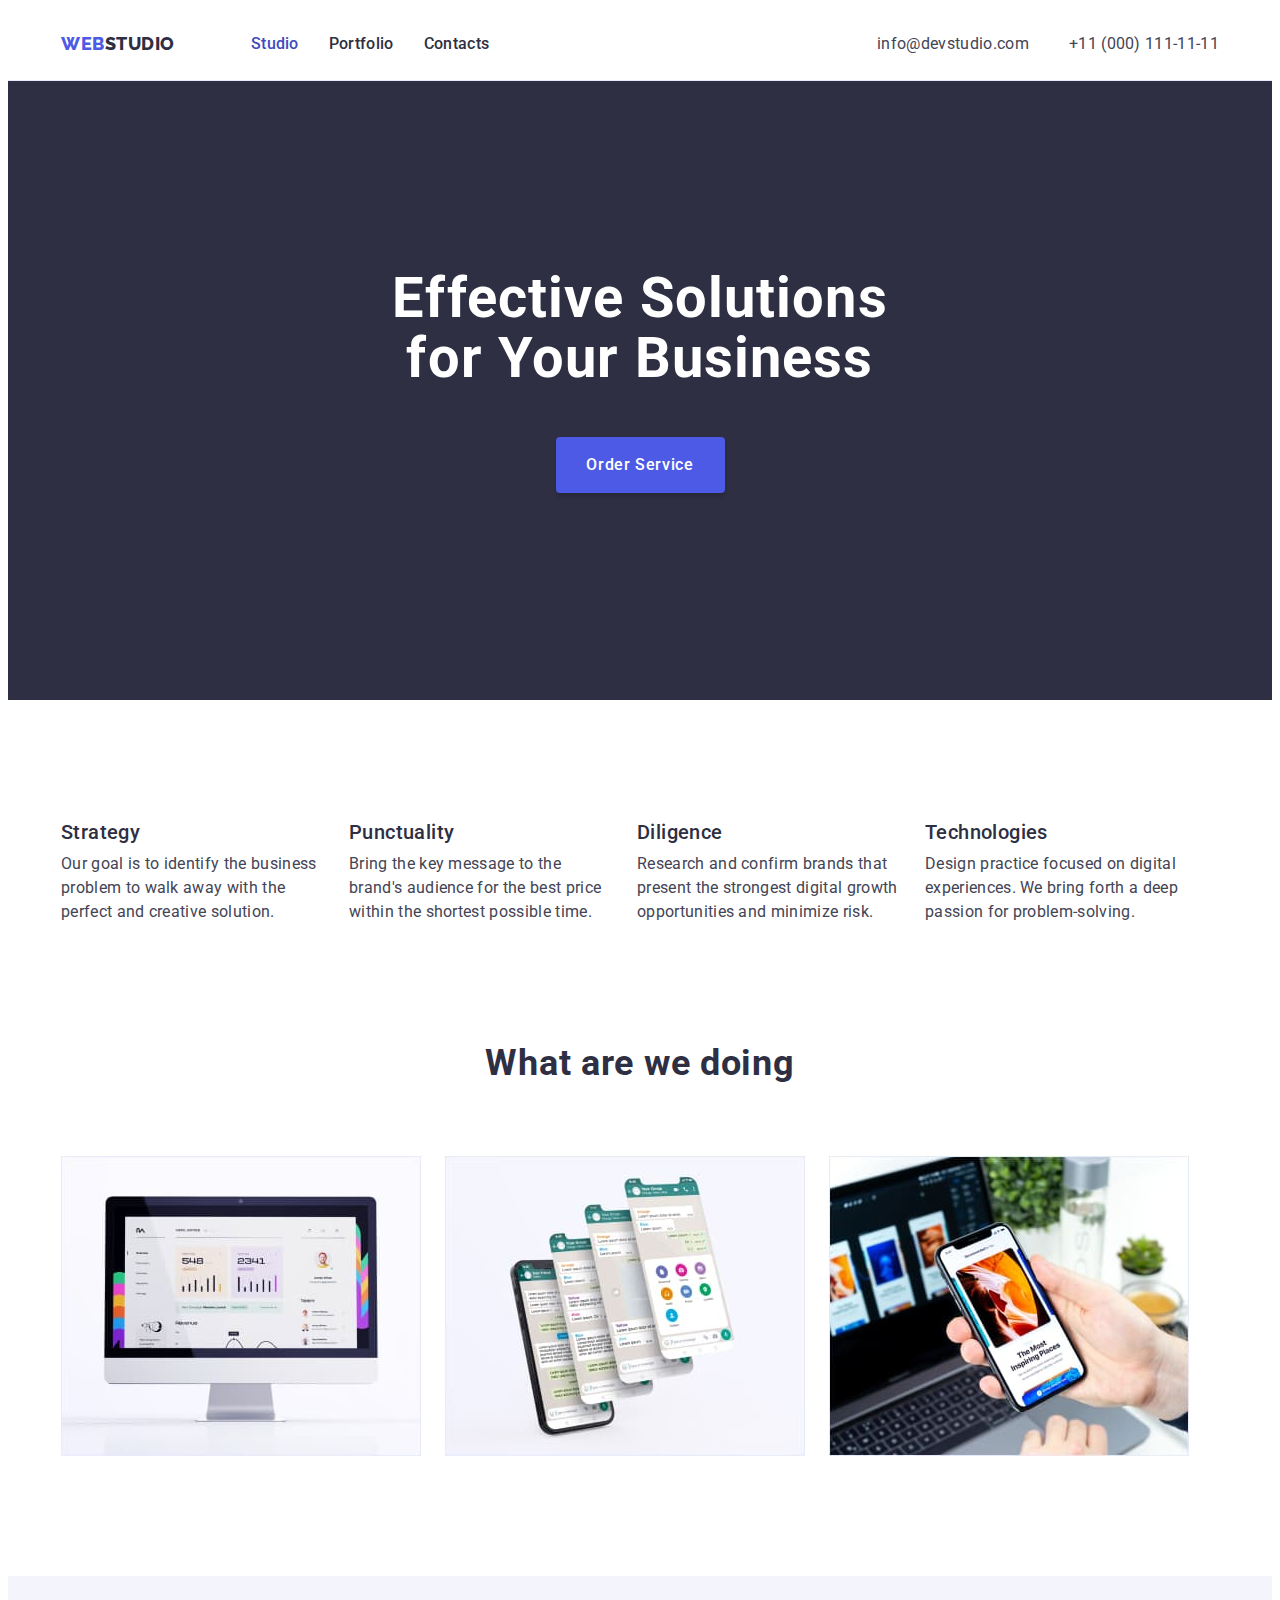
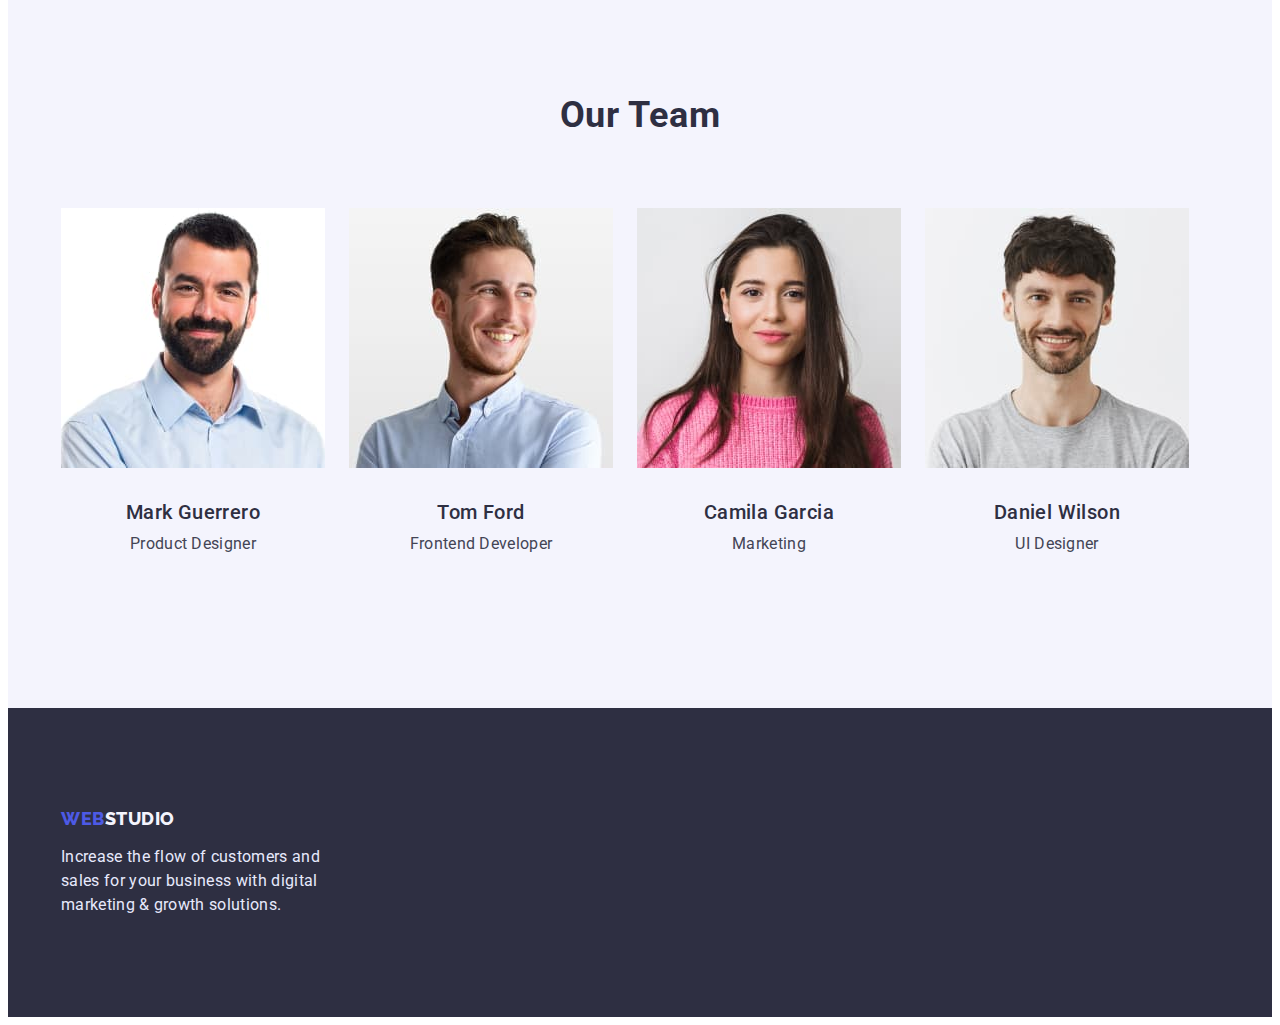
<file: index.html>
<!DOCTYPE html>
<html lang="en">
  <head>
    <meta charset="UTF-8" />
    <meta http-equiv="X-UA-Compatible" content="IE=edge" />
    <meta name="viewport" content="width=device-width, initial-scale=1.0" />
    <title>Document</title>
    <link
      rel="stylesheet"
      href="https://cdnjs.cloudflare.com/ajax/libs/modern-normalize/1.1.0/modern-normalize.min.css"
      integrity="sha512-wpPYUAdjBVSE4KJnH1VR1HeZfpl1ub8YT/NKx4PuQ5NmX2tKuGu6U/JRp5y+Y8XG2tV+wKQpNHVUX03MfMFn9Q=="
      crossorigin="anonymous"
      referrerpolicy="no-referrer"
    />
    <link rel="stylesheet" href="./css/styles.css" />
    <link rel="preconnect" href="https://fonts.googleapis.com" />
    <link rel="preconnect" href="https://fonts.gstatic.com" crossorigin />
    <link
      href="https://fonts.googleapis.com/css2?family=Raleway:wght@800&family=Roboto:wght@400;500;700;900&display=swap"
      rel="stylesheet"
    />
  </head>
  <body>
    <!-- Панель  навігації-->
    <header class="header">
      <div class="container container-flex">
        <nav class="header-nav nav-flex">
          <a class="logo link" href="./index.html"
            ><span class="logo-web">Web</span>Studio</a
          >
          <ul class="header-list list">
            <li class="header-item">
              <a class="header-link link current" href="">Studio</a>
            </li>
            <li class="header-item">
              <a class="header-link link" href="./portfolio.html">Portfolio</a>
            </li>
            <li class="header-item">
              <a class="header-link link" href="">Contacts</a>
            </li>
          </ul>
        </nav>
        <address class="header-address">
          <ul class="header-address-list list">
            <li class="header-address-item">
              <a class="header-mail link" href="mailto:info@devstudio.com"
                >info@devstudio.com</a
              >
            </li>
            <li class="header-address-item">
              <a class="header-tel link" href="tel:+110001111111"
                >+11 (000) 111-11-11</a
              >
            </li>
          </ul>
        </address>
      </div>
    </header>
    <main>
      <!-- Назва компанії -->
      <section class="hero">
        <div class="container">
          <h1 class="hero-title">Effective Solutions for Your Business</h1>
          <button class="hero-btn" type="button">Order Service</button>
          size
        </div>
      </section>
      <!-- Про компанію -->
      <section class="about section">
        <div class="container">
          <h2 class="hidden">About us</h2>
          <ul class="about-list list">
            <li class="about-item">
              <h3 class="about-title">Strategy</h3>
              <p class="about-text">
                Our goal is to identify the business problem to walk away with
                the perfect and creative solution.
              </p>
            </li>
            <li class="about-item">
              <h3 class="about-title">Punctuality</h3>
              <p class="about-text">
                Bring the key message to the brand's audience for the best price
                within the shortest possible time.
              </p>
            </li>
            <li class="about-item">
              <h3 class="about-title">Diligence</h3>
              <p class="about-text">
                Research and confirm brands that present the strongest digital
                growth opportunities and minimize risk.
              </p>
            </li>
            <li class="about-item">
              <h3 class="about-title">Technologies</h3>
              <p class="about-text">
                Design practice focused on digital experiences. We bring forth a
                deep passion for problem-solving.
              </p>
            </li>
          </ul>
        </div>
      </section>
      <!-- Що ми робимо -->
      <section class="products">
        <div class="container">
          <h2 class="products-title">What are we doing</h2>
          <ul class="product-list list">
            <li class="product-item">
              <img
                src="./images/img1.jpg"
                alt="Web-page on the monitor"
                width="360"
              />
            </li>
            <li class="product-item">
              <img
                src="./images/img2.jpg"
                alt="Application on the mobilephone"
                width="360"
              />
            </li>
            <li class="product-item">
              <img
                src="./images/img3.jpg"
                alt="Application on the mobilephone and noutbook behind mobilephone"
                width="360"
              />
            </li>
          </ul>
        </div>
      </section>
      <!-- Наша команда -->
      <section class="team section">
        <div class="container">
          <h2 class="team-title">Our Team</h2>
          <ul class="team-list list">
            <li class="team-item">
              <img
                src="./images/markguerrero.jpg"
                alt="markguerrero"
                width="264"
              />
              <div class="employees">
                <h3 class="team-name">Mark Guerrero</h3>
                <p class="team-text">Product Designer</p>
              </div>
            </li>
            <li class="team-item">
              <img src="./images/tomford.jpg" alt="tomford" width="264" />
              <div class="employees">
                <h3 class="team-name">Tom Ford</h3>
                <p class="team-text">Frontend Developer</p>
              </div>
            </li>
            <li class="team-item">
              <img
                src="./images/camilagarcia.jpg"
                alt="camilagarcia"
                width="264"
              />
              <div class="employees">
                <h3 class="team-name">Camila Garcia</h3>
                <p class="team-text">Marketing</p>
              </div>
            </li>
            <li class="team-item">
              <img
                src="./images/danielwilson.jpg"
                alt="danielwilson"
                width="264"
              />
              <div class="employees">
                <h3 class="team-name">Daniel Wilson</h3>
                <p class="team-text">UI Designer</p>
              </div>
            </li>
          </ul>
        </div>
      </section>
    </main>
    <!-- Підвал -->
    <footer class="footer">
      <div class="container">
        <a class="footer-logo link" href="./index.html"
          ><span class="logo-web">Web</span>Studio</a
        >
        <p class="footer-text">
          Increase the flow of customers and sales for your business with
          digital marketing & growth solutions.
        </p>
      </div>
    </footer>
  </body>
</html>
</file>
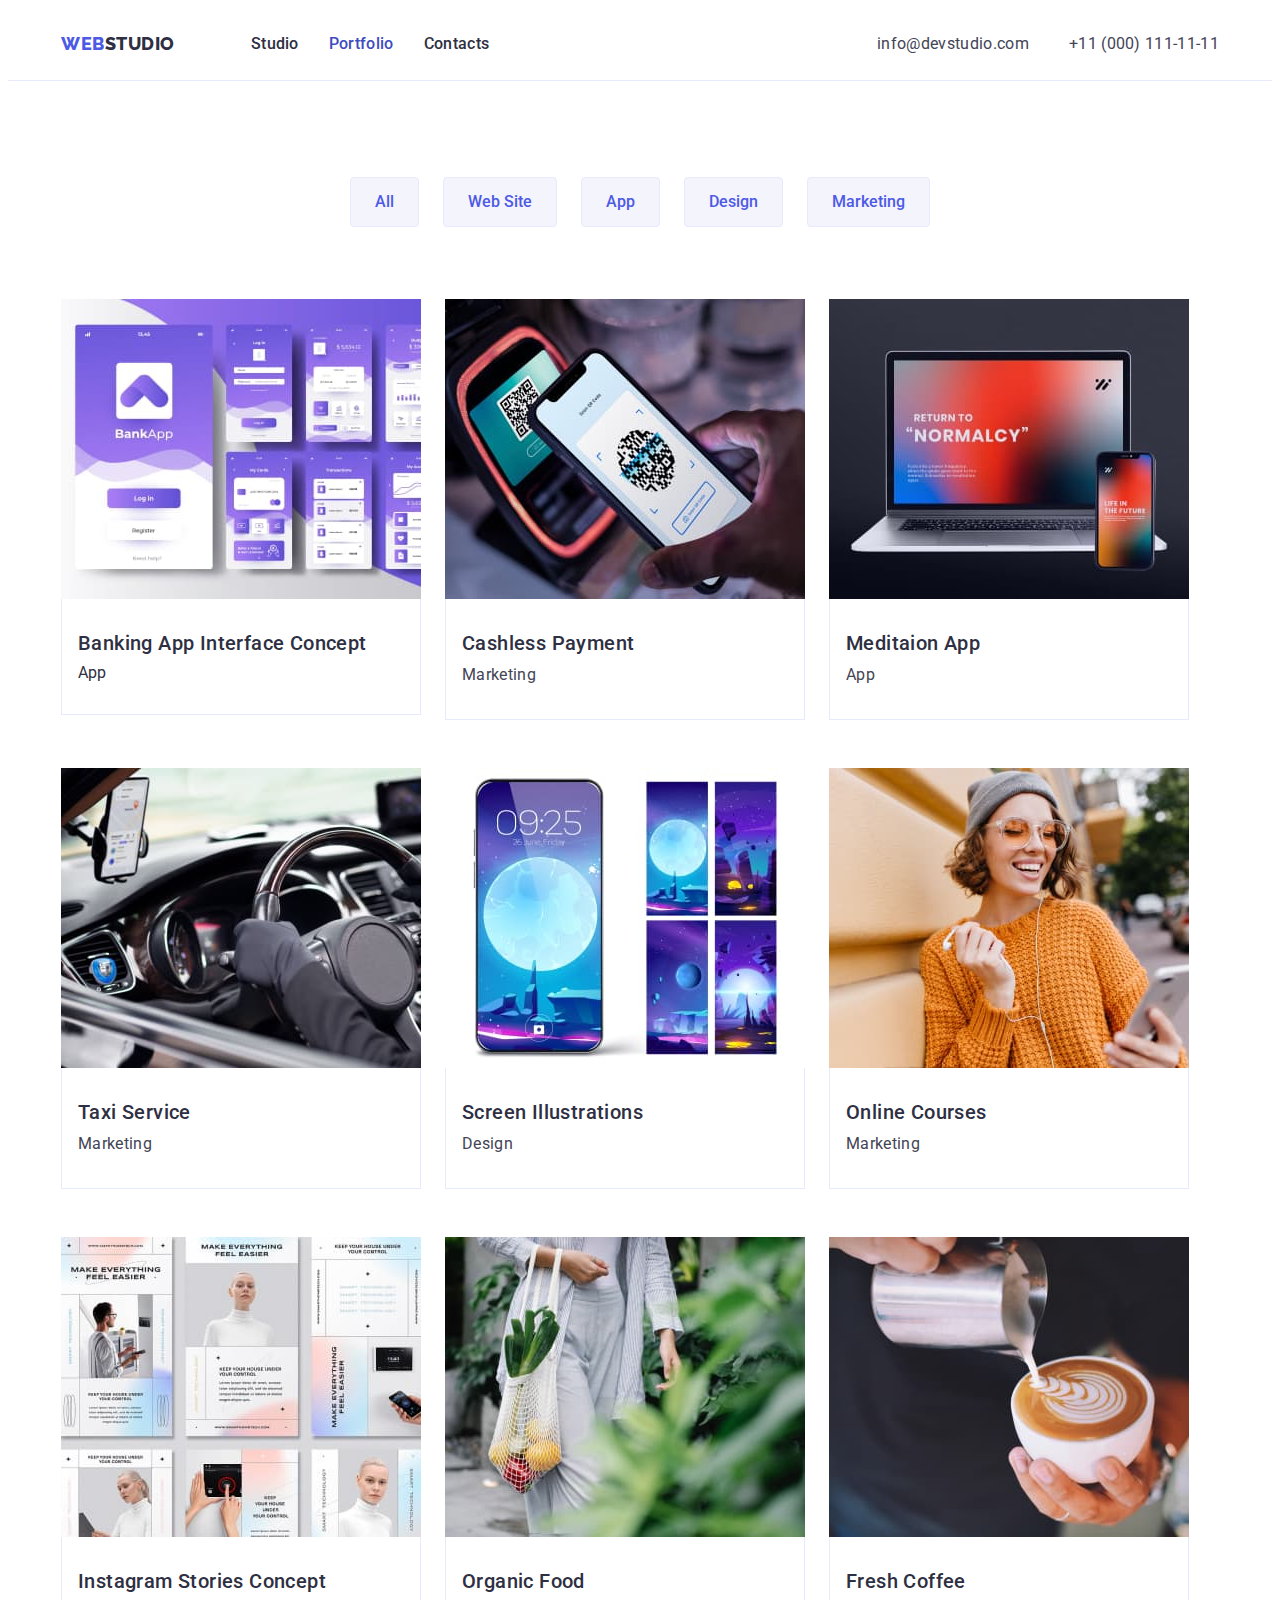
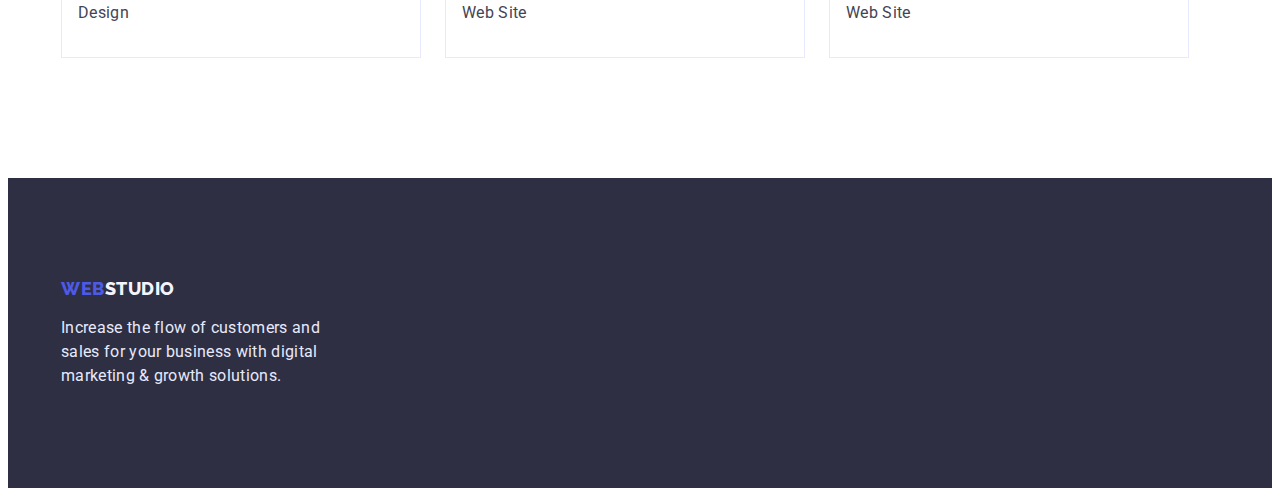
<file: portfolio.html>
<!DOCTYPE html>
<html lang="en">
  <head>
    <meta charset="UTF-8" />
    <meta http-equiv="X-UA-Compatible" content="IE=edge" />
    <meta name="viewport" content="width=device-width, initial-scale=1.0" />
    <title>Document</title>
    <link
      rel="stylesheet"
      href="https://cdnjs.cloudflare.com/ajax/libs/modern-normalize/1.1.0/modern-normalize.min.css"
      integrity="sha512-wpPYUAdjBVSE4KJnH1VR1HeZfpl1ub8YT/NKx4PuQ5NmX2tKuGu6U/JRp5y+Y8XG2tV+wKQpNHVUX03MfMFn9Q=="
      crossorigin="anonymous"
      referrerpolicy="no-referrer"
    />
    <link rel="stylesheet" href="./css/styles.css" />
    <link rel="preconnect" href="https://fonts.googleapis.com" />
    <link rel="preconnect" href="https://fonts.gstatic.com" crossorigin />
    <link
      href="https://fonts.googleapis.com/css2?family=Raleway:wght@800&family=Roboto:wght@400;500;700;900&display=swap"
      rel="stylesheet"
    />
  </head>
  <body>
    <!-- Панель  навігації-->
    <header class="header">
      <div class="container container-flex">
        <nav class="header-nav nav-flex">
          <a class="logo link" href="./index.html"
            ><span class="logo-web">Web</span>Studio</a
          >
          <ul class="header-list list">
            <li class="header-item">
              <a class="header-link link" href="./index.html">Studio</a>
            </li>
            <li class="header-item">
              <a class="header-link link current" href="">Portfolio</a>
            </li>
            <li class="header-item">
              <a class="header-link link" href="">Contacts</a>
            </li>
          </ul>
        </nav>
        <address class="header-address">
          <ul class="header-address-list list">
            <li class="header-address-item">
              <a class="header-mail link" href="mailto:info@devstudio.com"
                >info@devstudio.com</a
              >
            </li>
            <li class="header-address-item">
              <a class="header-tel link" href="tel:+110001111111"
                >+11 (000) 111-11-11</a
              >
            </li>
          </ul>
        </address>
      </div>
    </header>
    <main>
      <!-- Портфоліо -->
      <section class="portfolio">
        <div class="container">
          <h1 class="hidden">Portofolio</h1>
          <ul class="portfolio-filter-list list">
            <li class="portfolio-filter-item">
              <button class="portfolio-filter-btn" type="button">All</button>
            </li>
            <li class="portfolio-filter-item">
              <button class="portfolio-filter-btn" type="button">
                Web Site
              </button>
            </li>
            <li class="portfolio-filter-item">
              <button class="portfolio-filter-btn" type="button">App</button>
            </li>
            <li class="portfolio-filter-item">
              <button class="portfolio-filter-btn" type="button">Design</button>
            </li>
            <li class="portfolio-filter-item">
              <button class="portfolio-filter-btn" type="button">
                Marketing
              </button>
            </li>
          </ul>
          <ul class="porfolio-list list">
            <li class="porfolio-item">
              <img
                src="./images/portfolio/img1.jpg"
                alt="Banking App Interface Concept"
                width="360"
                height="300"
              />
              <div class="portfolio-border">
                <h2 class="portfolio-title">Banking App Interface Concept</h2>
                <p>App</p>
              </div>
            </li>
            <li class="porfolio-item">
              <img
                src="./images/portfolio/img2.jpg"
                alt="Cashless Payment"
                width="360"
                height="300"
              />
              <div class="portfolio-border">
                <h2 class="portfolio-title">Cashless Payment</h2>
                <p class="portfolio-text">Marketing</p>
              </div>
            </li>
            <li class="porfolio-item">
              <img
                src="./images/portfolio/img3.jpg"
                alt="Meditaion App"
                width="360"
                height="300"
              />
              <div class="portfolio-border">
                <h2 class="portfolio-title">Meditaion App</h2>
                <p class="portfolio-text">App</p>
              </div>
            </li>
            <li class="porfolio-item">
              <img
                src="./images/portfolio/img4.jpg"
                alt="Taxi Service"
                width="360"
                height="300"
              />
              <div class="portfolio-border">
                <h2 class="portfolio-title">Taxi Service</h2>
                <p class="portfolio-text">Marketing</p>
              </div>
            </li>
            <li class="porfolio-item">
              <img
                src="./images/portfolio/img5.jpg"
                alt="Screen Illustrations"
                width="360"
                height="300"
              />
              <div class="portfolio-border">
                <h2 class="portfolio-title">Screen Illustrations</h2>
                <p class="portfolio-text">Design</p>
              </div>
            </li>
            <li class="porfolio-item">
              <img
                src="./images/portfolio/img6.jpg"
                alt="Online Courses"
                width="360"
                height="300"
              />
              <div class="portfolio-border">
                <h2 class="portfolio-title">Online Courses</h2>
                <p class="portfolio-text">Marketing</p>
              </div>
            </li>
            <li class="porfolio-item">
              <img
                src="./images/portfolio/img7.jpg"
                alt="Instagram Stories Concept"
                width="360"
                height="300"
              />
              <div class="portfolio-border">
                <h2 class="portfolio-title">Instagram Stories Concept</h2>
                <p class="portfolio-text">Design</p>
              </div>
            </li>
            <li class="porfolio-item">
              <img
                src="./images/portfolio/img8.jpg"
                alt="Organic Food"
                width="360"
                height="300"
              />
              <div class="portfolio-border">
                <h2 class="portfolio-title">Organic Food</h2>
                <p class="portfolio-text">Web Site</p>
              </div>
            </li>

            <li class="porfolio-item">
              <img
                src="./images/portfolio/img9.jpg"
                alt="Fresh Coffee"
                width="360"
                height="300"
              />
              <div class="portfolio-border">
                <h2 class="portfolio-title">Fresh Coffee</h2>
                <p class="portfolio-text">Web Site</p>
              </div>
            </li>
          </ul>
        </div>
      </section>
    </main>
    <!-- Підвал -->
    <footer class="footer">
      <div class="container">
        <a class="footer-logo link" href="./index.html"
          ><span class="logo-web">Web</span>Studio</a
        >
        <p class="footer-text">
          Increase the flow of customers and sales for your business with
          digital marketing & growth solutions.
        </p>
      </div>
    </footer>
  </body>
</html>
</file>
<file: css/styles.css>
:root {
  --main-color: #2e2f42;
  --hover-focus-color: #404bbf;
  --text-color: #434455;
  --footer-text-color: #e7e9fc;
  --web-herobtn-filterbtn-color: #4d5ae5;
  --herotitlebtn-filterbtn-hover: #ffffff;
  --filterbtn-footerlogo-team: #f4f4fd;
}

body {
  font-family: 'Roboto', sans-serif;
  color: var(--main-color);
}

h1,
h2,
h3,
h4,
h5,
h6,
p {
  margin: 0;
}

ul {
  margin: 0;
  padding-left: 0;
}

img {
  display: block;
  max-width: 100%;
  height: auto;
}

.link {
  text-decoration: none;
}

.list {
  list-style: none;
}

.container {
  max-width: 1158px;
  padding-left: 15px;
  padding-right: 15px;
  margin: 0 auto;
  /* outline: 2px solid red; */
}

.section {
  padding-top: 120px;
  padding-bottom: 120px;
}

.hidden {
  position: absolute;
  width: 1px;
  height: 1px;
  margin: -1px;
  border: 0;
  padding: 0;
  white-space: nowrap;
  clip-path: inset(100%);
  clip: rect(0 0 0 0);
  overflow: hidden;
}

/* ======================INDEX.HTML======================= */
/* -----------------------HEADER------------------------ */

.header {
  padding-top: 24px;
  padding-bottom: 24px;
  border-bottom: 1px solid var(--footer-text-color);
}

.container-flex {
  display: flex;
  align-items: center;
}

.nav-flex {
  display: flex;
}

.header-link.current {
  color: var(--hover-focus-color);
}

.header-nav {
}

.logo {
  font-family: 'raleway', sans-serif;
  font-weight: 800;
  font-size: 18px;
  line-height: 1.33;
  display: flex;
  align-items: center;
  letter-spacing: 0.03em;
  text-transform: uppercase;
  margin-right: 76px;
  color: var(--main-color);
}

.logo-web {
  color: var(--web-herobtn-filterbtn-color);
}

.header-list {
  display: flex;
  gap: 30px;
}

.header-item {
}

.header-link {
  font-weight: 500;
  font-size: 16px;
  line-height: 1.5;
  letter-spacing: 0.02em;
  color: var(--main-color);
  padding-top: 10px;
  padding-bottom: 10px;
}

.header-link:hover,
.header-link:focus {
  color: var(--hover-focus-color);
}

.header-address {
  margin-left: auto;
}

.header-address-list {
  display: flex;
  gap: 40px;
}

.header-address-item {
}

.header-address-link {
}

.header-mail {
  font-size: 16px;
  line-height: 1.5;
  letter-spacing: 0.02em;
  color: var(--text-color);
  font-style: normal;
}

.header-mail:hover,
.header-mail:focus {
  color: var(--hover-focus-color);
}

.header-tel {
  font-size: 16px;
  line-height: 1.5;
  letter-spacing: 0.02em;
  color: var(--text-color);
  font-style: normal;
}

/* ------------------------------HERO---------------------------------- */

.hero {
  background-color: var(--main-color);
  padding-top: 188px;
  padding-bottom: 188px;
 }

.hero-title {
  text-align: center;
  max-width: 496px;
  font-size: 56px;
  line-height: 1.07;
  letter-spacing: 0.02em;
  color: var(--herotitlebtn-filterbtn-hover);
  margin-bottom: 48px;
  margin-left: auto;
  margin-right: auto;
 }

.hero-btn {
  display: block;
  margin: 0 auto;
  width: 169px;
  height: 56px;
  background-color: var(--web-herobtn-filterbtn-color);
  font-family: 'Roboto', sans-serif;
  font-weight: 500;
  font-size: 16px;
  line-height: 1.5;
  letter-spacing: 0.04em;
  color: var(--herotitlebtn-filterbtn-hover);
  cursor: pointer;
  box-shadow: 0px 4px 4px rgba(0, 0, 0, 0.15);
  border: 0;
  border-radius: 4px;
}

.hero-btn:hover,
.hero-btn:focus {
  background-color: var(--hover-focus-color);
}

/* -----------------------------------ABOUT---------------------------------- */

.about-list {
  display: flex;
  gap: 24px;
}
.about-item {
  width: 264px;
}
.about-title {
  font-weight: 500;
  font-size: 20px;
  line-height: 1.2;
  letter-spacing: 0.02em;
  padding-bottom: 8px;
}
.about-text {
  font-size: 16px;
  line-height: 1.5;
  letter-spacing: 0.02em;
  color: var(--text-color);
}

/* --------------------------------PRODUCTS----------------------------- */

.products {
  padding-bottom: 120px;
}

.products-title {
  font-size: 36px;
  line-height: 1.11;
  letter-spacing: 0.02em;
  margin-bottom: 72px;
  text-align: center;
}

.product-list {
  display: flex;
  gap: 24px;
}

.product-item {
  width: calc((100% - 48) / 3);
}

/* ------------------------------------OUR TEAM----------------------------- */

.team {
  background-color: var(--filterbtn-footerlogo-team);
}

.team-title {
  font-size: 36px;
  line-height: 1.11;
  letter-spacing: 0.02em;
  margin-bottom: 72px;
  text-align: center;
}

.team-list {
  display: flex;
  gap: 24px;
}

.team-item {
  width: calc((100% - 72) / 4);
}

.employees {
  padding: 32px 16px;
  text-align: center;
}

.team-name {
  padding-bottom: 8px;
  font-weight: 500;
  font-size: 20px;
  line-height: 1.2;
  letter-spacing: 0.02em;
}

.team-text {
  font-size: 16px;
  line-height: 1.5;
  letter-spacing: 0.02em;
  color: var(--text-color);
}

/* -------------------------------FOOTER----------------------------- */

.footer {
  background-color: var(--main-color);
  padding-top: 100px;
  padding-bottom: 100px;
}

.footer-logo {
  margin-bottom: 16px;
  font-family: 'Raleway';
  font-style: normal;
  font-weight: 800;
  font-size: 18px;
  line-height: 1.2;
  display: flex;
  align-items: center;
  letter-spacing: 0.03em;
  text-transform: uppercase;
  color: var(--filterbtn-footerlogo-team);
}

.footer-text {
  display: block;
  width: 264px;
  font-size: 16px;
  line-height: 1.5;
  letter-spacing: 0.02em;
  color: var(--footer-text-color);
}

/* ======================PORTFOLIO.HTML======================= */

.portfolio {
  padding-top: 96px;
  padding-bottom: 120px;
}

.portfolio-filter-list {
  display: flex;
  justify-content: center;
  gap: 24px;
  margin-bottom: 72px;
}

.portfolio-filter-item {
}

.portfolio-filter-btn {
  padding: 12px 24px;
  font-family: 'Roboto', sans-serif;
  font-weight: 500;
  font-size: 16px;
  line-height: 1.5;
  background-color: var(--filterbtn-footerlogo-team);
  color: var(--web-herobtn-filterbtn-color);
  border: 1px solid var(--footer-text-color);
  border-radius: 4px;
  cursor: pointer;
}

.portfolio-filter-btn:hover,
.portfolio-filter-btn:focus {
  background-color: var(--hover-focus-color);
  color: var(--herotitlebtn-filterbtn-hover);
}

.porfolio-list {
  display: flex;
  flex-wrap: wrap;
  column-gap: 24px;
  row-gap: 48px;
}

.porfolio-item {
  width: calc((100% - 48) / 3);
}

.portfolio-title {
  font-weight: 500;
  font-size: 20px;
  line-height: 1.2;
  letter-spacing: 0.02em;
  margin-bottom: 8px;
}

.portfolio-border {
  border-left: 1px solid var(--footer-text-color);
  border-right: 1px solid var(--footer-text-color);
  border-bottom: 1px solid var(--footer-text-color);
  padding: 32px 16px;
  
}

.portfolio-text {
  font-size: 16px;
  line-height: 1.5;
  letter-spacing: 0.02em;
  color: var(--text-color);
}
</file>
